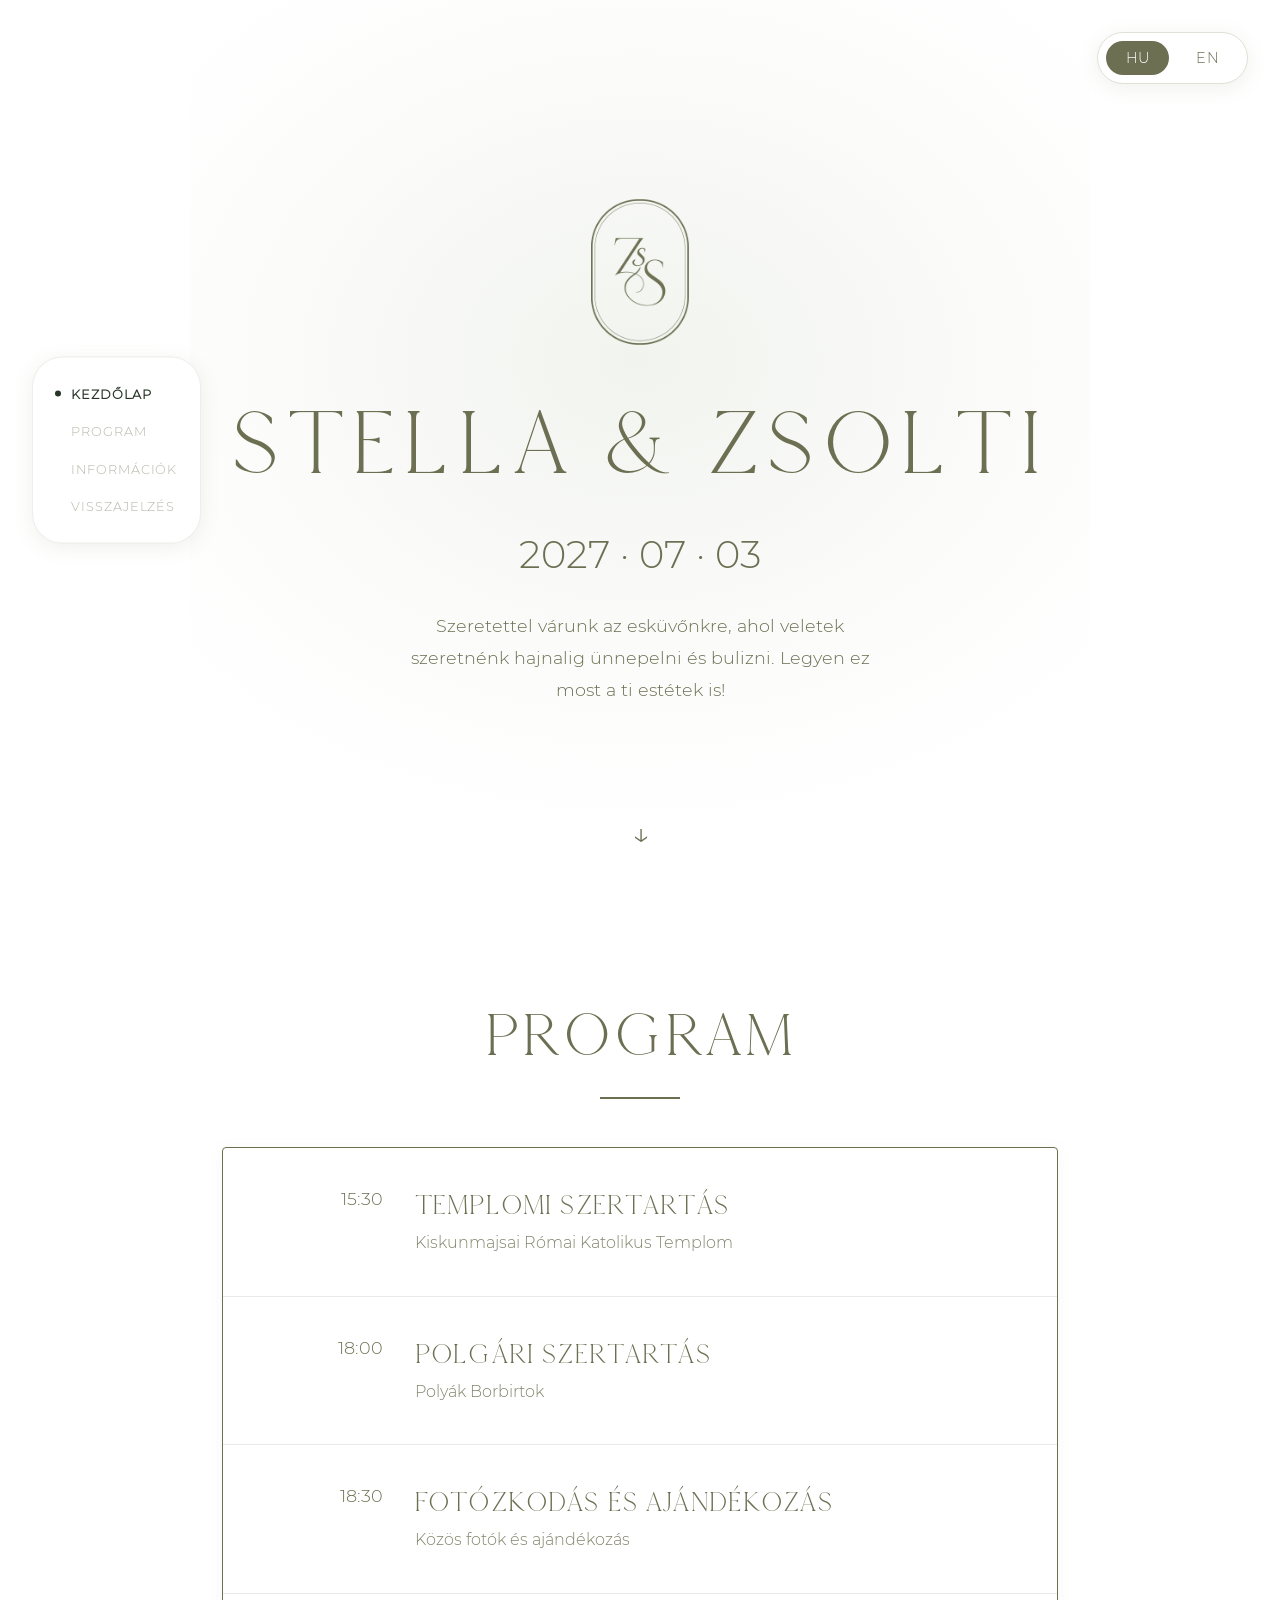
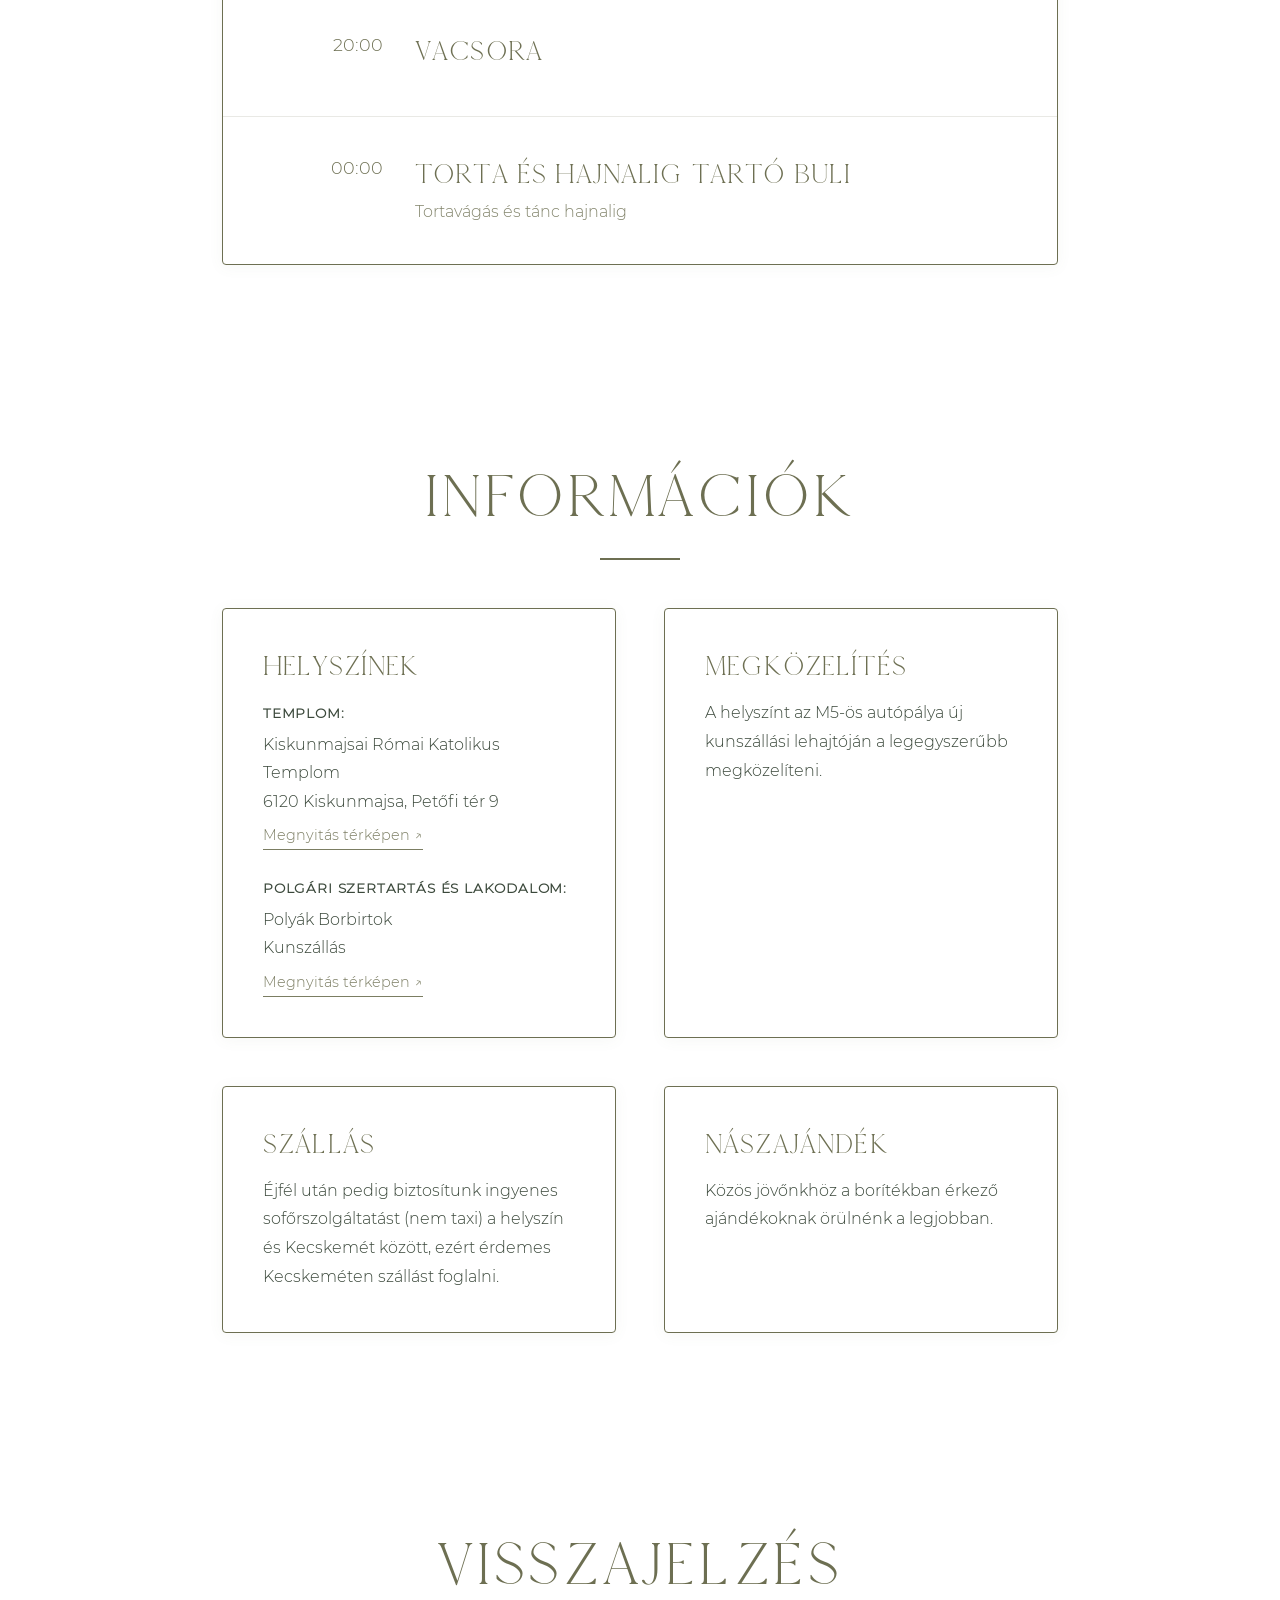
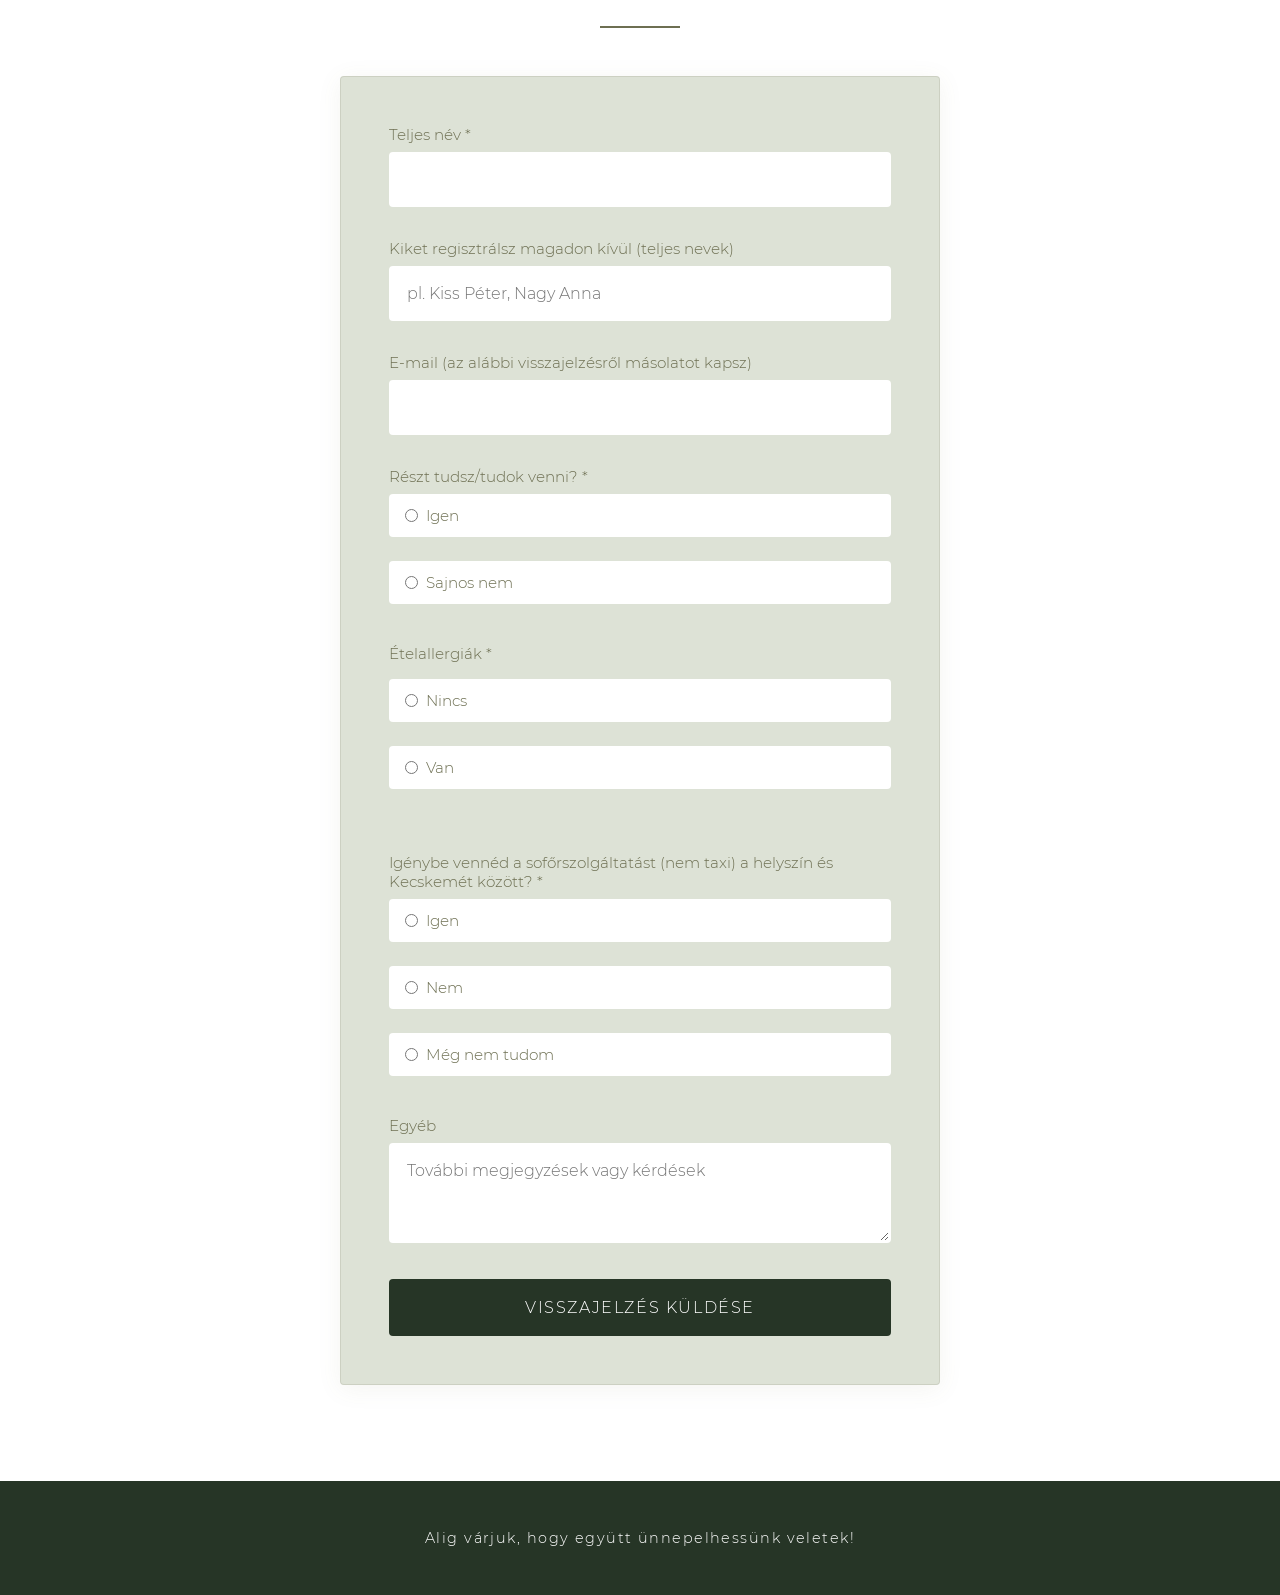
<file: index.html>
<!DOCTYPE html>
<html lang="hu">
<head>
    <meta charset="UTF-8">
    <meta name="viewport" content="width=device-width, initial-scale=1.0">
    <meta name="color-scheme" content="light only">
    <meta name="theme-color" content="#FFFFFF">
    <title>Stella & Zsolti Esküvője - 2027 · 07 · 03</title>
    <link rel="icon" type="image/png" href="[data-uri]">
    <link rel="stylesheet" href="styles.css">
</head>
<body>
    <!-- Language Switcher -->
    <div class="language-switcher">
        <button class="lang-btn active" data-lang="hu">HU</button>
        <button class="lang-btn" data-lang="en">EN</button>
    </div>

    <!-- Site Navigation -->
    <nav class="site-nav">
        <div class="site-nav-links">
            <a href="#home" class="site-nav-link active" data-translate="nav_home"></a>
            <a href="#schedule" class="site-nav-link" data-translate="schedule_title"></a>
            <a href="#information" class="site-nav-link" data-translate="info_title"></a>
            <a href="#rsvp" class="site-nav-link" data-translate="rsvp_title"></a>
        </div>
        <div class="nav-lang-switcher">
            <button class="lang-btn active" data-lang="hu">HU</button>
            <button class="lang-btn" data-lang="en">EN</button>
        </div>
    </nav>

    <!-- Hero Section -->
    <section class="hero" id="home">
        <div class="hero-content">
            <img src="[data-uri]" alt="Stella & Zsolti monogram" class="monogram">
            <h1 class="couple-names">
                <span class="name-part">Stella</span><span class="name-ampersand">&amp;</span><span class="name-part">Zsolti</span>
            </h1>
            <p class="wedding-date" data-translate="date"></p>
            <p class="invite-text" data-translate="invite_text"></p>
        </div>
        <div class="scroll-indicator"></div>
    </section>

    <!-- Schedule Section -->
    <section id="schedule">
        <h2 data-translate="schedule_title"></h2>
        <div class="schedule">
            <div class="schedule-item">
                <div class="schedule-time">15:30</div>
                <div class="schedule-details">
                    <h3 data-translate="ceremony_title"></h3>
                    <p>Kiskunmajsai Római Katolikus Templom</p>
                </div>
            </div>
            <div class="schedule-item">
                <div class="schedule-time">18:00</div>
                <div class="schedule-details">
                    <h3 data-translate="civil_title"></h3>
                    <p data-translate="civil_desc"></p>
                </div>
            </div>
            <div class="schedule-item">
                <div class="schedule-time">18:30</div>
                <div class="schedule-details">
                    <h3 data-translate="photos_title"></h3>
                    <p data-translate="photos_desc"></p>
                </div>
            </div>
            <div class="schedule-item">
                <div class="schedule-time">20:00</div>
                <div class="schedule-details">
                    <h3 data-translate="dinner_title"></h3>
                </div>
            </div>
            <div class="schedule-item">
                <div class="schedule-time">00:00</div>
                <div class="schedule-details">
                    <h3 data-translate="cake_title"></h3>
                    <p data-translate="cake_desc"></p>
                </div>
            </div>
        </div>
    </section>

    <!-- Information Section -->
    <section id="information">
        <h2 data-translate="info_title"></h2>
        <div class="info-grid">
            <div class="info-card">
                <h3 data-translate="venue_title"></h3>
                <div class="venue-item">
                    <p><strong data-translate="church_label"></strong><br>
                    Kiskunmajsai Római Katolikus Templom<br>
                    6120 Kiskunmajsa, Petőfi tér 9<br>
                    <a href="https://maps.app.goo.gl/FixpfoYRiUuwmwnz9" target="_blank" rel="noopener" data-translate="map_link"></a></p>
                </div>
                <div class="venue-item">
                    <p><strong data-translate="reception_label"></strong><br>
                    Polyák Borbirtok<br>
                    Kunszállás<br>
                    <a href="https://maps.app.goo.gl/BEsnyVsfQEbrVCXJA" target="_blank" rel="noopener" data-translate="map_link"></a></p>
                </div>
            </div>
            <div class="info-card">
                <h3 data-translate="directions_title"></h3>
                <p data-translate="directions_desc"></p>
            </div>
            <div class="info-card">
                <h3 data-translate="accommodation_title"></h3>
                <p data-translate="accommodation_desc"></p>
            </div>
            <div class="info-card">
                <h3 data-translate="registry_title"></h3>
                <p data-translate="registry_desc"></p>
            </div>
        </div>
    </section>

    <!-- RSVP Section -->
    <section class="rsvp" id="rsvp">
        <h2 data-translate="rsvp_title"></h2>
        <form class="rsvp-form" id="rsvpForm" novalidate>
            <div class="form-group">
                <label for="name" data-translate="form_name"></label>
                <input type="text" id="name" name="name">
                <span class="field-error" id="error-name"></span>
            </div>
            
            <div class="form-group">
                <label for="additional_guests" data-translate="form_additional"></label>
                <input type="text" id="additional_guests" name="additional_guests" data-translate-placeholder="additional_placeholder">
            </div>
            
            <div class="form-group">
                <label for="email" data-translate="form_email"></label>
                <input type="email" id="email" name="email">
                <span class="field-error" id="error-email"></span>
            </div>
            
            <div class="form-group">
                <label data-translate="form_attending"></label>
                <div class="radio-group">
                    <label>
                        <input type="radio" name="attending" value="Igen">
                        <span data-translate="attending_yes"></span>
                    </label>
                    <label>
                        <input type="radio" name="attending" value="Sajnos nem">
                        <span data-translate="attending_no"></span>
                    </label>
                </div>
                <span class="field-error" id="error-attending"></span>
            </div>
            
            <div id="conditional-fields">
                <div class="form-group">
                    <label data-translate="form_allergies"></label>
                    <div class="allergy-container">
                        <div class="radio-group">
                            <label>
                                <input type="radio" name="allergy_status" value="Nincs">
                                <span data-translate="allergies_none"></span>
                            </label>
                            <label>
                                <input type="radio" name="allergy_status" value="Van">
                                <span data-translate="allergies_have"></span>
                            </label>
                        </div>
                        <div class="allergy-textbox" id="allergy-textbox-container">
                            <input type="text" id="allergies_text" name="allergies_text" data-translate-placeholder="allergies_placeholder">
                        </div>
                    </div>
                    <span class="field-error" id="error-allergies"></span>
                </div>
                
                <div class="form-group">
                    <label data-translate="form_driver"></label>
                    <div class="radio-group">
                        <label>
                            <input type="radio" name="driver_service" value="Igen">
                            <span data-translate="driver_yes"></span>
                        </label>
                        <label>
                            <input type="radio" name="driver_service" value="Nem">
                            <span data-translate="driver_no"></span>
                        </label>
                        <label>
                            <input type="radio" name="driver_service" value="Még nem tudom">
                            <span data-translate="driver_maybe"></span>
                        </label>
                    </div>
                    <span class="field-error" id="error-driver"></span>
                </div>
            </div>
            
            <div class="form-group">
                <label for="message" data-translate="form_message"></label>
                <textarea id="message" name="message" data-translate-placeholder="message_placeholder"></textarea>
            </div>
            
            <button type="submit" class="submit-btn" data-translate="submit_btn"></button>
            <div class="form-message" id="formMessage"></div>
        </form>
        <div class="thank-you-panel" id="thankYouPanel">
            <div class="thank-you-icon">✓</div>
            <p class="thank-you-message" id="thankYouMessage"></p>
        </div>
    </section>

    <!-- Footer -->
    <footer>
        <p data-translate="footer"></p>
    </footer>

    <script src="script.js"></script>
</body>
</html>
</file>
<file: styles.css>
@font-face {
    font-family: 'WeddingSerif';
    src: url("[data-uri]") format('opentype');
    font-weight: 400;
    font-style: normal;
    font-display: swap;
}

@font-face {
    font-family: 'WeddingSans';
    src: url("[data-uri]") format('truetype');
    font-weight: 300;
    font-style: normal;
    font-display: swap;
}

:root {
    color-scheme: light;
    --white: #FFFFFF;
    --dusty-olive: #6D6F52;
    --soft-linen: #DDE2D6;
    --evergreen: #263526;
}

* {
    margin: 0;
    padding: 0;
    box-sizing: border-box;
}

html {
    background: #FFFFFF;
}

body {
    font-family: 'WeddingSans', sans-serif;
    color: var(--dusty-olive);
    background: var(--white);
    overflow-x: hidden;
}

h1, h2, h3 {
    font-family: 'WeddingSerif', serif;
    font-weight: 300;
}

/* Language Switcher */
.language-switcher {
    position: fixed;
    top: 2rem;
    right: 2rem;
    z-index: 1000;
    display: flex;
    gap: 0.5rem;
    background: var(--white);
    padding: 0.5rem;
    border-radius: 50px;
    box-shadow: 0 4px 20px rgba(109, 111, 82, 0.1);
    backdrop-filter: blur(10px);
    border: 1px solid var(--soft-linen);
}

.lang-btn {
    padding: 0.5rem 1.2rem;
    border: none;
    background: transparent;
    color: var(--dusty-olive);
    font-family: 'WeddingSans', sans-serif;
    font-size: 0.9rem;
    font-weight: 500;
    cursor: pointer;
    border-radius: 50px;
    transition: all 0.3s ease;
    text-transform: uppercase;
    letter-spacing: 0.05em;
}

.lang-btn:hover {
    background: var(--soft-linen);
}

.lang-btn.active {
    background: var(--dusty-olive);
    color: var(--white);
}

/* Site Navigation */
.site-nav {
    position: fixed;
    top: 50%;
    left: 2rem;
    transform: translateY(-50%);
    z-index: 999;
    display: flex;
    flex-direction: column;
    gap: 1.4rem;
    background: var(--white);
    padding: 1.8rem 1.4rem;
    border-radius: 30px;
    box-shadow: 0 4px 20px rgba(109, 111, 82, 0.1);
    border: 1px solid rgba(109, 111, 82, 0.12);
}

.site-nav-link {
    position: relative;
    color: var(--dusty-olive);
    text-decoration: none;
    font-family: 'WeddingSans', sans-serif;
    font-size: 0.8rem;
    font-weight: 500;
    text-transform: uppercase;
    letter-spacing: 0.07em;
    opacity: 0.5;
    padding-left: 1rem;
    transition: opacity 0.3s ease, color 0.3s ease;
    white-space: nowrap;
}

.site-nav-link::before {
    content: '';
    position: absolute;
    left: 0;
    top: 50%;
    transform: translateY(-50%);
    width: 6px;
    height: 6px;
    border-radius: 50%;
    background: var(--evergreen);
    opacity: 0;
    transition: opacity 0.3s ease;
}

.site-nav-link:hover {
    opacity: 0.85;
}

.site-nav-link.active {
    opacity: 1;
    color: var(--evergreen);
    font-weight: 600;
}

.site-nav-link.active::before {
    opacity: 1;
}

.nav-lang-switcher {
    display: none;
}

.site-nav-links {
    display: contents;
}

/* Hero Section */
.hero {
    min-height: 100vh;
    display: flex;
    flex-direction: column;
    justify-content: center;
    align-items: center;
    text-align: center;
    position: relative;
    background: var(--white);
    padding: 2rem;
}

.hero::before {
    content: '';
    position: absolute;
    top: 0;
    left: 0;
    right: 0;
    bottom: 0;
    background: radial-gradient(ellipse 90% 70% at 50% 40%, rgba(221, 226, 214, 0.4) 0%, rgba(221, 226, 214, 0.15) 40%, transparent 75%);
    pointer-events: none;
}

.hero-content {
    position: relative;
    z-index: 1;
    animation: fadeInUp 1.2s ease-out;
}

.monogram {
    width: 110px;
    height: auto;
    margin-bottom: 2rem;
}

.couple-names {
    font-size: clamp(3rem, 8vw, 6rem);
    margin-bottom: 1.5rem;
    color: var(--dusty-olive);
    letter-spacing: 0.08em;
    text-transform: uppercase;
}

.name-part {
    display: inline;
}

.name-ampersand {
    display: inline;
    margin: 0 0.3em;
}

.wedding-date {
    font-size: clamp(1.5rem, 3vw, 2.5rem);
    color: var(--dusty-olive);
    margin-top: 2rem;
    font-weight: 400;
}

.invite-text {
    font-family: 'WeddingSans', sans-serif;
    font-size: clamp(0.95rem, 1.5vw, 1.1rem);
    color: var(--dusty-olive);
    max-width: 480px;
    margin: 2rem auto 0;
    line-height: 1.8;
    font-weight: 300;
}

.scroll-indicator {
    position: absolute;
    bottom: 3rem;
    left: 50%;
    transform: translateX(-50%);
    animation: bounce 2s infinite;
}

.scroll-indicator::before {
    content: '↓';
    font-size: 2rem;
    color: var(--dusty-olive);
}

/* Section Styles */
section {
    padding: 6rem 2rem;
    max-width: 900px;
    margin: 0 auto;
    background: var(--white);
    animation: fadeIn 0.8s ease-out;
}

section h2 {
    font-size: clamp(2.5rem, 5vw, 4rem);
    margin-bottom: 3rem;
    text-align: center;
    color: var(--dusty-olive);
    letter-spacing: 0.06em;
    text-transform: uppercase;
    position: relative;
}

section h2::after {
    content: '';
    display: block;
    width: 80px;
    height: 2px;
    background: var(--dusty-olive);
    margin: 1.5rem auto 0;
}

/* Schedule Section */
.schedule {
    background: var(--white);
    border-radius: 4px;
    box-shadow: 0 2px 15px rgba(109, 111, 82, 0.06);
    border: 1px solid var(--dusty-olive);
}

.schedule-item {
    padding: 2.5rem;
    border-bottom: 1px solid rgba(109, 111, 82, 0.15);
    display: grid;
    grid-template-columns: 120px 1fr;
    gap: 2rem;
    align-items: start;
}

.schedule-item:last-child {
    border-bottom: none;
}

.schedule-time {
    font-size: 1.1rem;
    color: var(--dusty-olive);
    font-weight: 500;
    text-align: right;
}

.schedule-details h3 {
    font-size: 1.8rem;
    margin-bottom: 0.5rem;
    color: var(--dusty-olive);
    letter-spacing: 0.04em;
    text-transform: uppercase;
}

.schedule-details p {
    color: var(--dusty-olive);
    opacity: 0.85;
    line-height: 1.6;
}

/* Info Section */
.info-grid {
    display: grid;
    grid-template-columns: repeat(auto-fit, minmax(280px, 1fr));
    gap: 3rem;
    margin-top: 3rem;
}

.info-card {
    background: var(--white);
    padding: 2.5rem;
    border-radius: 4px;
    box-shadow: 0 2px 15px rgba(109, 111, 82, 0.06);
    border: 1px solid var(--dusty-olive);
    transition: transform 0.3s ease, box-shadow 0.3s ease;
}

.info-card:hover {
    transform: translateY(-5px);
    box-shadow: 0 8px 30px rgba(109, 111, 82, 0.12);
}

.info-card h3 {
    font-size: 1.8rem;
    margin-bottom: 1rem;
    color: var(--dusty-olive);
    letter-spacing: 0.04em;
    text-transform: uppercase;
}

.info-card p {
    line-height: 1.8;
    color: var(--evergreen);
    opacity: 0.9;
}

.info-card strong {
    display: inline-block;
    margin-bottom: 0.3rem;
    color: var(--evergreen);
    opacity: 1;
    font-weight: 600;
    font-size: 0.85rem;
    letter-spacing: 0.06em;
    text-transform: uppercase;
}

.venue-item {
    margin-bottom: 1.5rem;
}

.venue-item:last-child {
    margin-bottom: 0;
}

.venue-item a {
    display: inline-block;
    margin-top: 0.4rem;
    color: var(--dusty-olive);
    text-decoration: none;
    border-bottom: 1px solid var(--dusty-olive);
    font-size: 0.9rem;
    transition: opacity 0.3s ease;
}

.venue-item a:hover {
    opacity: 0.65;
}

/* RSVP Section */
.rsvp {
    background: var(--white);
    padding: 6rem 2rem;
}

.rsvp h2 {
    color: var(--dusty-olive);
}

.rsvp h2::after {
    background: var(--dusty-olive);
}

.rsvp-form {
    max-width: 600px;
    margin: 3rem auto 0;
    background: var(--soft-linen);
    padding: 3rem;
    border-radius: 4px;
    box-shadow: 0 4px 25px rgba(109, 111, 82, 0.08);
    border: 1px solid rgba(109, 111, 82, 0.15);
}

.thank-you-panel {
    display: none;
    max-width: 600px;
    margin: 3rem auto 0;
    background: var(--soft-linen);
    padding: 4rem 3rem;
    border-radius: 4px;
    box-shadow: 0 4px 25px rgba(109, 111, 82, 0.08);
    border: 1px solid rgba(109, 111, 82, 0.15);
    text-align: center;
    animation: fadeIn 0.6s ease-out;
}

.thank-you-panel.show {
    display: block;
}

.thank-you-icon {
    width: 64px;
    height: 64px;
    line-height: 64px;
    border-radius: 50%;
    background: var(--evergreen);
    color: var(--white);
    font-size: 1.8rem;
    margin: 0 auto 1.5rem;
}

.thank-you-message {
    font-size: 1.15rem;
    color: var(--dusty-olive);
    line-height: 1.8;
}

.form-group {
    margin-bottom: 2rem;
}

.form-group label {
    display: block;
    margin-bottom: 0.5rem;
    color: var(--dusty-olive);
    font-weight: 500;
    font-size: 0.95rem;
}

.form-group input[type="text"],
.form-group input[type="email"],
.form-group textarea {
    width: 100%;
    padding: 1rem;
    border: 2px solid var(--white);
    border-radius: 4px;
    font-family: 'WeddingSans', sans-serif;
    font-size: 1rem;
    transition: all 0.3s;
    background: var(--white);
    color: var(--dusty-olive);
}

.form-group input[type="text"]:focus,
.form-group input[type="email"]:focus,
.form-group textarea:focus {
    outline: none;
    border-color: var(--dusty-olive);
    box-shadow: 0 0 0 3px rgba(109, 111, 82, 0.1);
}

.form-group textarea {
    resize: vertical;
    min-height: 100px;
}

.radio-group {
    display: flex;
    flex-direction: column;
    gap: 1rem;
    margin-top: 0.5rem;
}

.radio-group label {
    display: flex;
    align-items: center;
    gap: 0.5rem;
    cursor: pointer;
    font-weight: 400;
    padding: 0.75rem 1rem;
    border-radius: 4px;
    transition: background 0.3s;
    color: var(--dusty-olive);
    background: var(--white);
}

.radio-group label:hover {
    background: var(--soft-linen);
}

.radio-group input[type="radio"] {
    width: auto;
    cursor: pointer;
    margin: 0;
    accent-color: var(--dusty-olive);
}

.allergy-container {
    display: flex;
    flex-direction: column;
    gap: 1rem;
}

.allergy-textbox {
    margin-top: 0.5rem;
}

.allergy-textbox input {
    display: none;
}

.allergy-textbox.show input {
    display: block;
}

.field-error {
    display: none;
    color: var(--evergreen);
    font-size: 0.85rem;
    font-weight: 500;
    margin-top: 0.6rem;
}

.field-error.show {
    display: block;
}

.form-group input.input-error {
    border-color: var(--evergreen);
}

.radio-group.input-error {
    border: 2px solid var(--evergreen);
    border-radius: 4px;
    padding: 0.5rem;
}

.submit-btn {
    width: 100%;
    padding: 1.2rem 2rem;
    background: var(--evergreen);
    color: var(--white);
    border: none;
    border-radius: 4px;
    font-family: 'WeddingSans', sans-serif;
    font-size: 1rem;
    font-weight: 500;
    letter-spacing: 0.1em;
    text-transform: uppercase;
    cursor: pointer;
    transition: all 0.3s ease;
}

.submit-btn:hover {
    background: var(--dusty-olive);
    transform: translateY(-2px);
    box-shadow: 0 4px 15px rgba(109, 111, 82, 0.2);
}

.submit-btn:active {
    transform: translateY(0);
}

.submit-btn:disabled {
    background: var(--soft-linen);
    color: var(--dusty-olive);
    cursor: not-allowed;
    transform: none;
}

.form-message {
    margin-top: 1rem;
    padding: 1rem;
    border-radius: 4px;
    text-align: center;
    display: none;
}

.form-message.error {
    background: var(--soft-linen);
    color: var(--evergreen);
    display: block;
    border: 2px solid var(--evergreen);
}

/* Footer */
footer {
    text-align: center;
    padding: 3rem 2rem;
    background: var(--evergreen);
    color: var(--white);
}

footer p {
    font-size: 0.9rem;
    letter-spacing: 0.1em;
}

/* Animations */
@keyframes fadeInUp {
    from {
        opacity: 0;
        transform: translateY(30px);
    }
    to {
        opacity: 1;
        transform: translateY(0);
    }
}

@keyframes fadeIn {
    from {
        opacity: 0;
    }
    to {
        opacity: 1;
    }
}

@keyframes bounce {
    0%, 20%, 50%, 80%, 100% {
        transform: translateX(-50%) translateY(0);
    }
    40% {
        transform: translateX(-50%) translateY(-10px);
    }
    60% {
        transform: translateX(-50%) translateY(-5px);
    }
}

/* Responsive */
@media (max-width: 768px) {
    body {
        padding-top: 60px;
    }

    .couple-names {
        display: flex;
        flex-direction: column;
        align-items: center;
        gap: 0.15em;
    }

    .name-ampersand {
        margin: 0;
    }

    .site-nav {
        top: 0;
        left: 0;
        right: 0;
        bottom: auto;
        transform: none;
        flex-direction: row;
        justify-content: flex-start;
        align-items: center;
        width: 100%;
        border-radius: 0;
        padding: 0.9rem 1rem;
        gap: 0;
        box-shadow: 0 2px 15px rgba(109, 111, 82, 0.08);
        border: none;
        border-bottom: 1px solid rgba(109, 111, 82, 0.12);
    }

    .site-nav-links {
        display: flex;
        flex-direction: row;
        align-items: center;
        gap: 1.1rem;
        overflow-x: auto;
        flex: 1 1 auto;
        min-width: 0;
        -webkit-overflow-scrolling: touch;
    }

    .site-nav-link {
        font-size: 0.65rem;
        padding-left: 0.9rem;
        flex: 0 0 auto;
    }

    .language-switcher {
        display: none;
    }

    .nav-lang-switcher {
        display: flex;
        flex: 0 0 auto;
        gap: 0.4rem;
        margin-left: 0.75rem;
        padding-left: 0.75rem;
        border-left: 1px solid rgba(109, 111, 82, 0.15);
    }

    .lang-btn {
        padding: 0.35rem 0.8rem;
        font-size: 0.75rem;
    }

    .schedule-item {
        grid-template-columns: 1fr;
        gap: 0.5rem;
    }

    .schedule-time {
        text-align: left;
    }

    .info-grid {
        grid-template-columns: 1fr;
    }

    .rsvp-form {
        padding: 2rem;
    }
}
</file>
